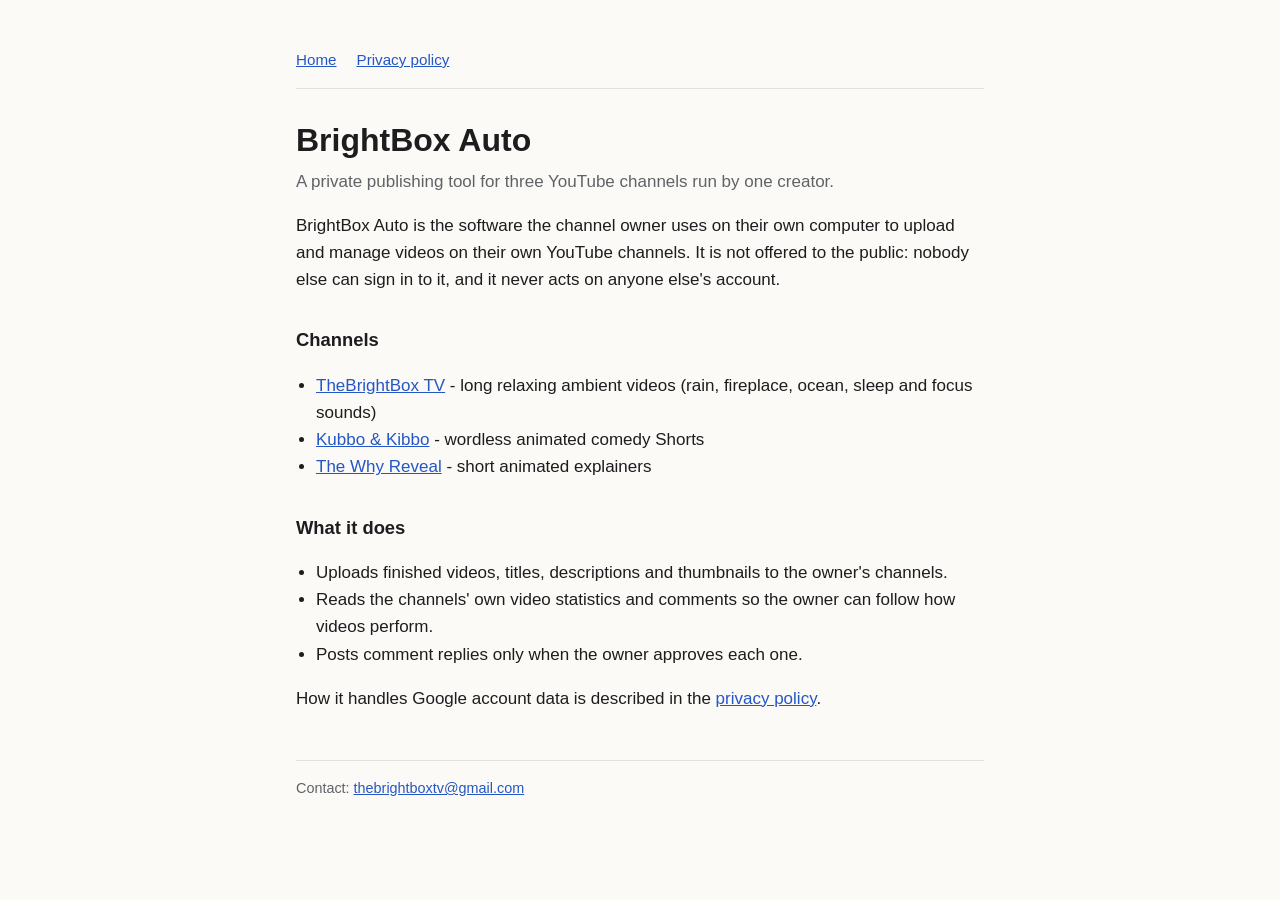
<file: index.html>
<!doctype html>
<html lang="en">
<head>
<meta charset="utf-8">
<meta name="viewport" content="width=device-width, initial-scale=1">
<title>BrightBox Auto</title>
<meta name="description" content="BrightBox Auto is a private tool that publishes videos to the owner's own YouTube channels.">
<link rel="stylesheet" href="style.css">
</head>
<body>
<main>
<nav><a href="./">Home</a><a href="privacy.html">Privacy policy</a></nav>
<h1>BrightBox Auto</h1>
<p class="lead">A private publishing tool for three YouTube channels run by one creator.</p>

<p>BrightBox Auto is the software the channel owner uses on their own computer to upload and manage videos on their
own YouTube channels. It is not offered to the public: nobody else can sign in to it, and it never acts on anyone
else's account.</p>

<h2>Channels</h2>
<ul>
<li><a href="https://www.youtube.com/@TheBrightBoxTV">TheBrightBox TV</a> - long relaxing ambient videos (rain, fireplace, ocean, sleep and focus sounds)</li>
<li><a href="https://www.youtube.com/@KubboKibbo">Kubbo &amp; Kibbo</a> - wordless animated comedy Shorts</li>
<li><a href="https://www.youtube.com/@TheWhyReveal">The Why Reveal</a> - short animated explainers</li>
</ul>

<h2>What it does</h2>
<ul>
<li>Uploads finished videos, titles, descriptions and thumbnails to the owner's channels.</li>
<li>Reads the channels' own video statistics and comments so the owner can follow how videos perform.</li>
<li>Posts comment replies only when the owner approves each one.</li>
</ul>

<p>How it handles Google account data is described in the <a href="privacy.html">privacy policy</a>.</p>

<footer>Contact: <a href="mailto:thebrightboxtv@gmail.com">thebrightboxtv@gmail.com</a></footer>
</main>
</body>
</html>
</file>
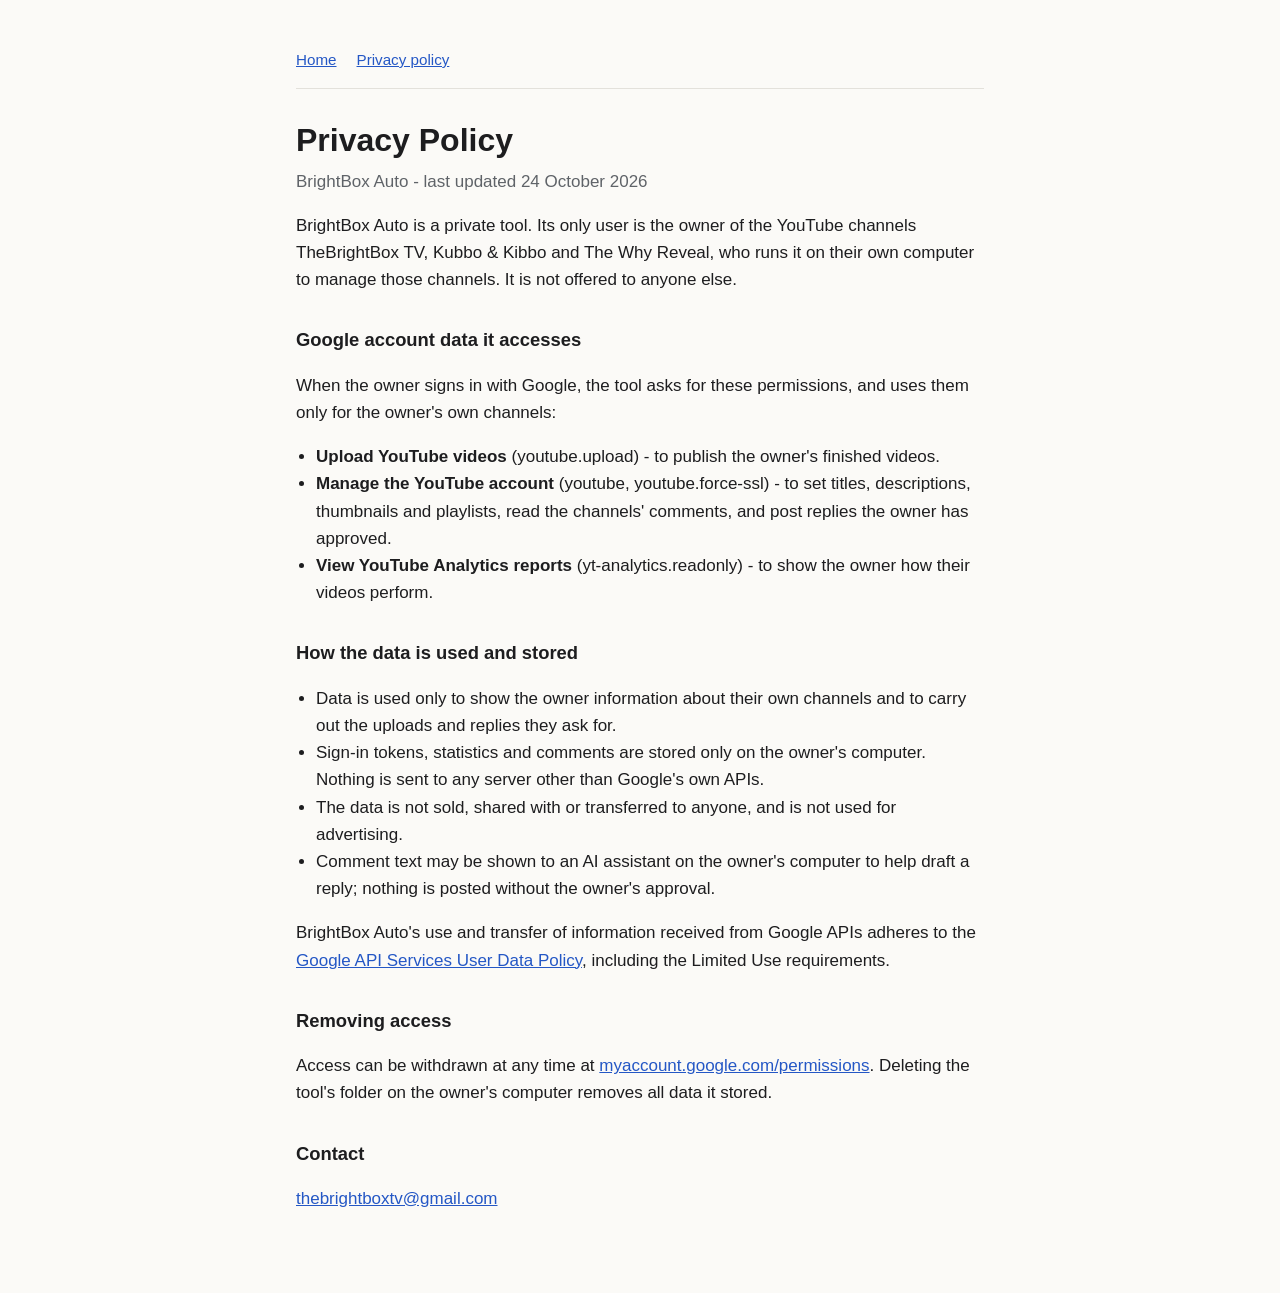
<file: privacy.html>
<!doctype html>
<html lang="en">
<head>
<meta charset="utf-8">
<meta name="viewport" content="width=device-width, initial-scale=1">
<title>Privacy Policy</title>
<meta name="description" content="Privacy policy for BrightBox Auto, a private YouTube publishing tool.">
<link rel="stylesheet" href="style.css">
</head>
<body>
<main>
<nav><a href="./">Home</a><a href="privacy.html">Privacy policy</a></nav>
<h1>Privacy Policy</h1>
<p class="lead">BrightBox Auto - last updated 24 October 2026</p>

<p>BrightBox Auto is a private tool. Its only user is the owner of the YouTube channels TheBrightBox TV,
Kubbo &amp; Kibbo and The Why Reveal, who runs it on their own computer to manage those channels.
It is not offered to anyone else.</p>

<h2>Google account data it accesses</h2>
<p>When the owner signs in with Google, the tool asks for these permissions, and uses them only for the owner's own channels:</p>
<ul>
<li><strong>Upload YouTube videos</strong> (youtube.upload) - to publish the owner's finished videos.</li>
<li><strong>Manage the YouTube account</strong> (youtube, youtube.force-ssl) - to set titles, descriptions, thumbnails
and playlists, read the channels' comments, and post replies the owner has approved.</li>
<li><strong>View YouTube Analytics reports</strong> (yt-analytics.readonly) - to show the owner how their videos perform.</li>
</ul>

<h2>How the data is used and stored</h2>
<ul>
<li>Data is used only to show the owner information about their own channels and to carry out the uploads and
replies they ask for.</li>
<li>Sign-in tokens, statistics and comments are stored only on the owner's computer. Nothing is sent to any server
other than Google's own APIs.</li>
<li>The data is not sold, shared with or transferred to anyone, and is not used for advertising.</li>
<li>Comment text may be shown to an AI assistant on the owner's computer to help draft a reply; nothing is posted
without the owner's approval.</li>
</ul>

<p>BrightBox Auto's use and transfer of information received from Google APIs adheres to the
<a href="https://developers.google.com/terms/api-services-user-data-policy">Google API Services User Data Policy</a>,
including the Limited Use requirements.</p>

<h2>Removing access</h2>
<p>Access can be withdrawn at any time at <a href="https://myaccount.google.com/permissions">myaccount.google.com/permissions</a>.
Deleting the tool's folder on the owner's computer removes all data it stored.</p>

<h2>Contact</h2>
<p><a href="mailto:thebrightboxtv@gmail.com">thebrightboxtv@gmail.com</a></p>
</main>
</body>
</html>
</file>
<file: style.css>
:root { --bg: #fbfaf7; --fg: #1d1d1f; --muted: #5f6368; --line: #e3e1db; --accent: #2457c5; }
@media (prefers-color-scheme: dark) { :root { --bg: #16171a; --fg: #ececec; --muted: #a0a4ab; --line: #2c2e33; --accent: #8ab0ff; } }
* { box-sizing: border-box; }
body { margin: 0; background: var(--bg); color: var(--fg); font: 17px/1.6 -apple-system, BlinkMacSystemFont, "Segoe UI", Roboto, sans-serif; }
main { max-width: 720px; margin: 0 auto; padding: 48px 16px 64px; }
h1 { font-size: 2rem; line-height: 1.2; margin: 0 0 8px; }
h2 { font-size: 1.15rem; margin: 32px 0 8px; }
p, li { color: var(--fg); }
.lead { color: var(--muted); margin-top: 0; }
a { color: var(--accent); }
ul { padding-left: 20px; }
nav { display: flex; gap: 20px; padding-bottom: 16px; margin-bottom: 32px; border-bottom: 1px solid var(--line); font-size: .95rem; }
footer { margin-top: 48px; padding-top: 16px; border-top: 1px solid var(--line); color: var(--muted); font-size: .9rem; }
</file>
